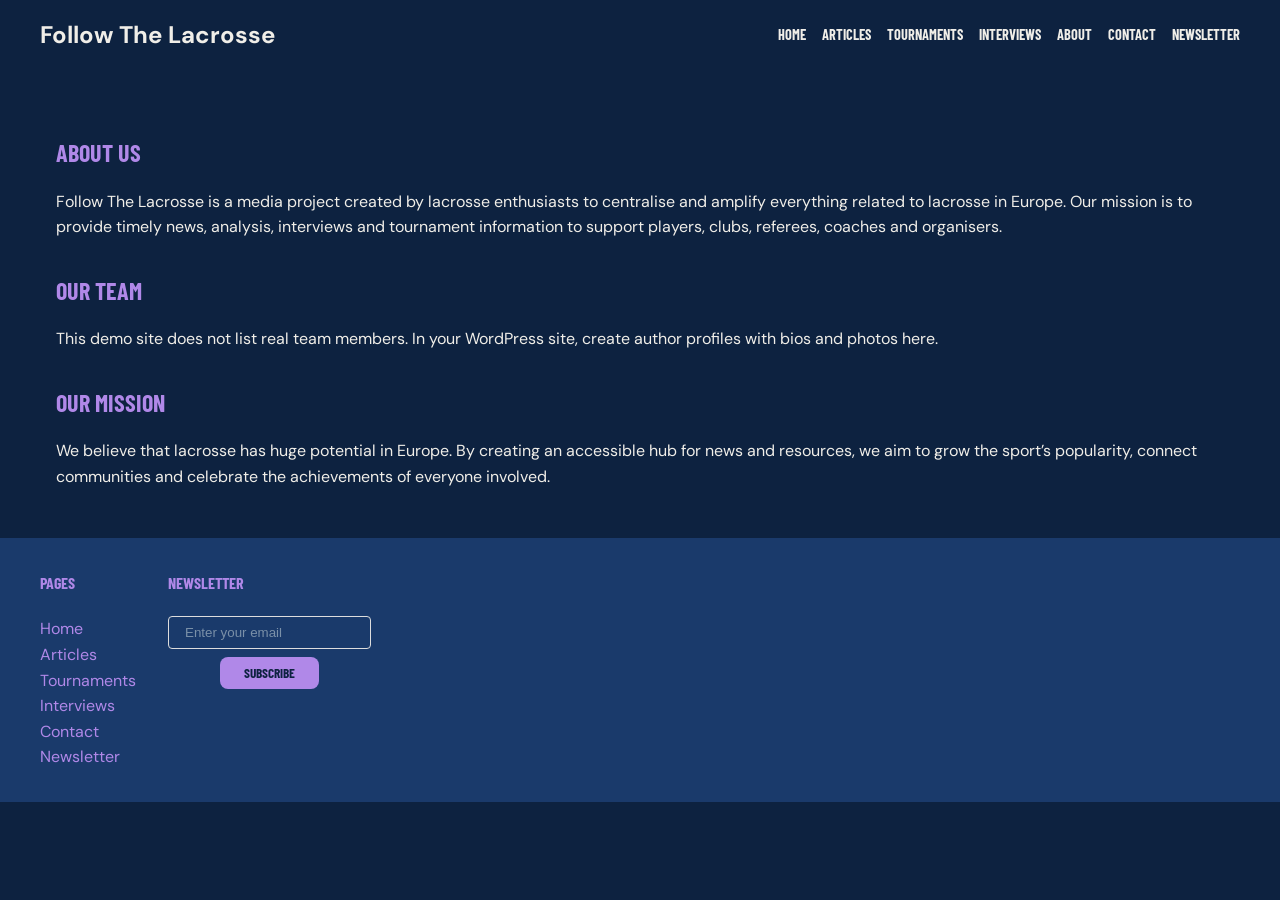
<file: about.html>
<!DOCTYPE html>
<html lang="en">
<head>
  <meta charset="utf-8">
  <title>Follow The Lacrosse – About</title>
  <meta name="viewport" content="width=device-width, initial-scale=1">
  <link rel="stylesheet" href="style.css">
  <!-- Import brand fonts -->
  <link href="https://fonts.googleapis.com/css2?family=Barlow+Condensed:wght@700&family=DM+Sans:wght@400;700&display=swap" rel="stylesheet">
</head>
<body>
  <header>
    <div class="container">
      <h1>Follow The Lacrosse</h1>
      <nav>
        <ul>
          <li><a href="index.html">Home</a></li>
          <li><a href="articles.html">Articles</a></li>
          <li><a href="tournaments.html">Tournaments</a></li>
          <li><a href="interviews.html">Interviews</a></li>
          <li><a href="about.html">About</a></li>
          <li><a href="contact.html">Contact</a></li>
          <li><a href="newsletter.html">Newsletter</a></li>
        </ul>
      </nav>
    </div>
  </header>
  <div class="sections">
    <h2 class="section-title">About Us</h2>
    <p>Follow The Lacrosse is a media project created by lacrosse enthusiasts to centralise and amplify everything related to lacrosse in Europe. Our mission is to provide timely news, analysis, interviews and tournament information to support players, clubs, referees, coaches and organisers.</p>
    <h3 class="section-title">Our Team</h3>
    <p>This demo site does not list real team members. In your WordPress site, create author profiles with bios and photos here.</p>
    <h3 class="section-title">Our Mission</h3>
    <p>We believe that lacrosse has huge potential in Europe. By creating an accessible hub for news and resources, we aim to grow the sport’s popularity, connect communities and celebrate the achievements of everyone involved.</p>
  </div>
  <footer>
    <div class="container">
      <div>
        <h4>Pages</h4>
        <ul>
          <li><a href="index.html">Home</a></li>
          <li><a href="articles.html">Articles</a></li>
          <li><a href="tournaments.html">Tournaments</a></li>
          <li><a href="interviews.html">Interviews</a></li>
          <li><a href="contact.html">Contact</a></li>
          <li><a href="newsletter.html">Newsletter</a></li>
        </ul>
      </div>
      <div>
        <h4>Newsletter</h4>
        <form class="newsletter-form">
          <input type="email" placeholder="Enter your email" aria-label="Email address">
          <button type="button">Subscribe</button>
        </form>
      </div>
    </div>
  </footer>
</body>
</html>
</file>
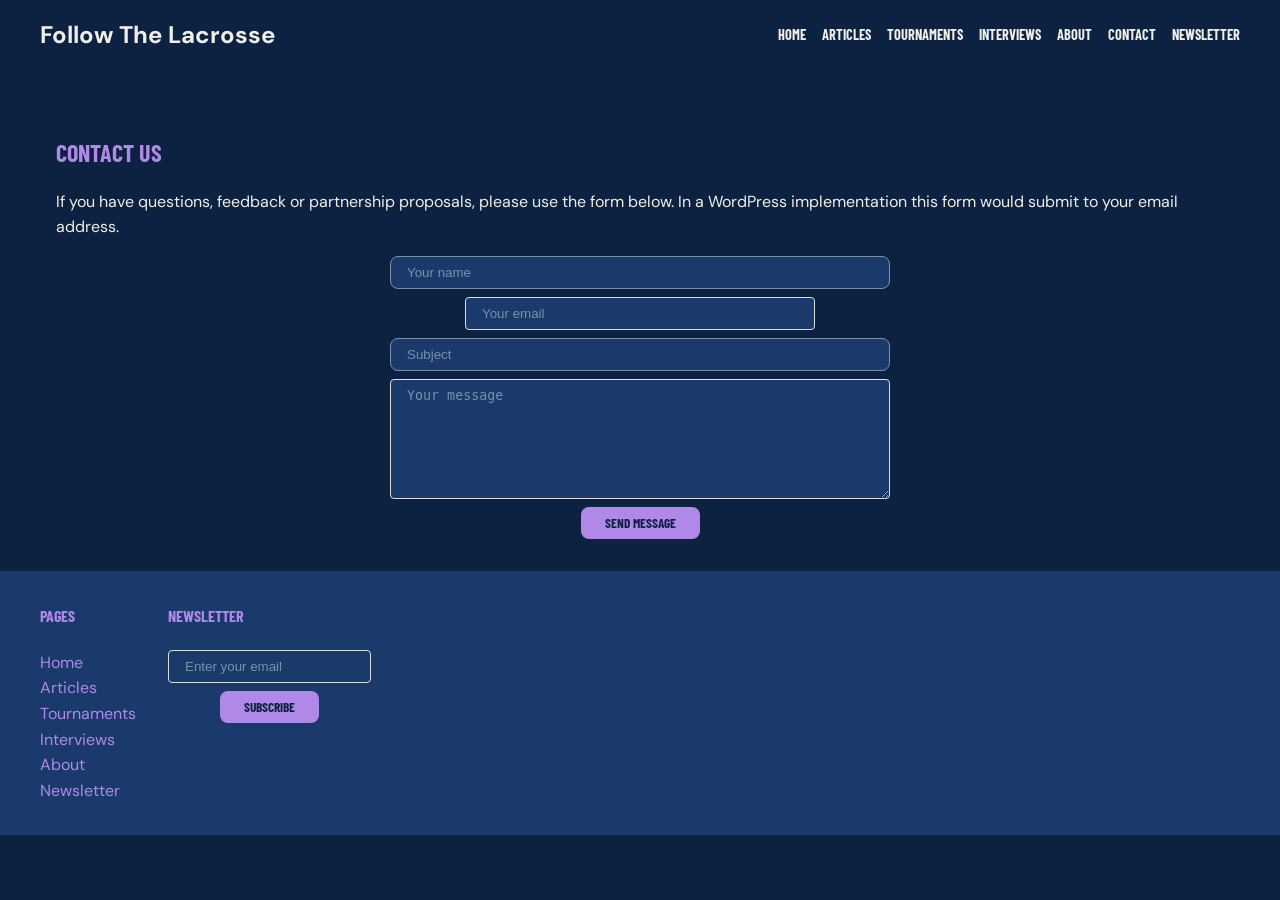
<file: contact.html>
<!DOCTYPE html>
<html lang="en">
<head>
  <meta charset="utf-8">
  <title>Follow The Lacrosse – Contact</title>
  <meta name="viewport" content="width=device-width, initial-scale=1">
  <link rel="stylesheet" href="style.css">
  <!-- Import brand fonts -->
  <link href="https://fonts.googleapis.com/css2?family=Barlow+Condensed:wght@700&family=DM+Sans:wght@400;700&display=swap" rel="stylesheet">
</head>
<body>
  <header>
    <div class="container">
      <h1>Follow The Lacrosse</h1>
      <nav>
        <ul>
          <li><a href="index.html">Home</a></li>
          <li><a href="articles.html">Articles</a></li>
          <li><a href="tournaments.html">Tournaments</a></li>
          <li><a href="interviews.html">Interviews</a></li>
          <li><a href="about.html">About</a></li>
          <li><a href="contact.html">Contact</a></li>
          <li><a href="newsletter.html">Newsletter</a></li>
        </ul>
      </nav>
    </div>
  </header>
  <div class="sections">
    <h2 class="section-title">Contact Us</h2>
    <p>If you have questions, feedback or partnership proposals, please use the form below. In a WordPress implementation this form would submit to your email address.</p>
    <form class="newsletter-form" style="max-width:500px;margin:auto;">
      <input type="text" placeholder="Your name" aria-label="Your name" style="width:100%">
      <input type="email" placeholder="Your email" aria-label="Your email" style="width:100%">
      <input type="text" placeholder="Subject" aria-label="Subject" style="width:100%">
      <textarea placeholder="Your message" aria-label="Your message" style="padding:0.5rem 1rem;width:100%;height:120px;border:1px solid #ddd;border-radius:4px;"></textarea>
      <button type="button">Send Message</button>
    </form>
  </div>
  <footer>
    <div class="container">
      <div>
        <h4>Pages</h4>
        <ul>
          <li><a href="index.html">Home</a></li>
          <li><a href="articles.html">Articles</a></li>
          <li><a href="tournaments.html">Tournaments</a></li>
          <li><a href="interviews.html">Interviews</a></li>
          <li><a href="about.html">About</a></li>
          <li><a href="newsletter.html">Newsletter</a></li>
        </ul>
      </div>
      <div>
        <h4>Newsletter</h4>
        <form class="newsletter-form">
          <input type="email" placeholder="Enter your email" aria-label="Email address">
          <button type="button">Subscribe</button>
        </form>
      </div>
    </div>
  </footer>
</body>
</html>
</file>
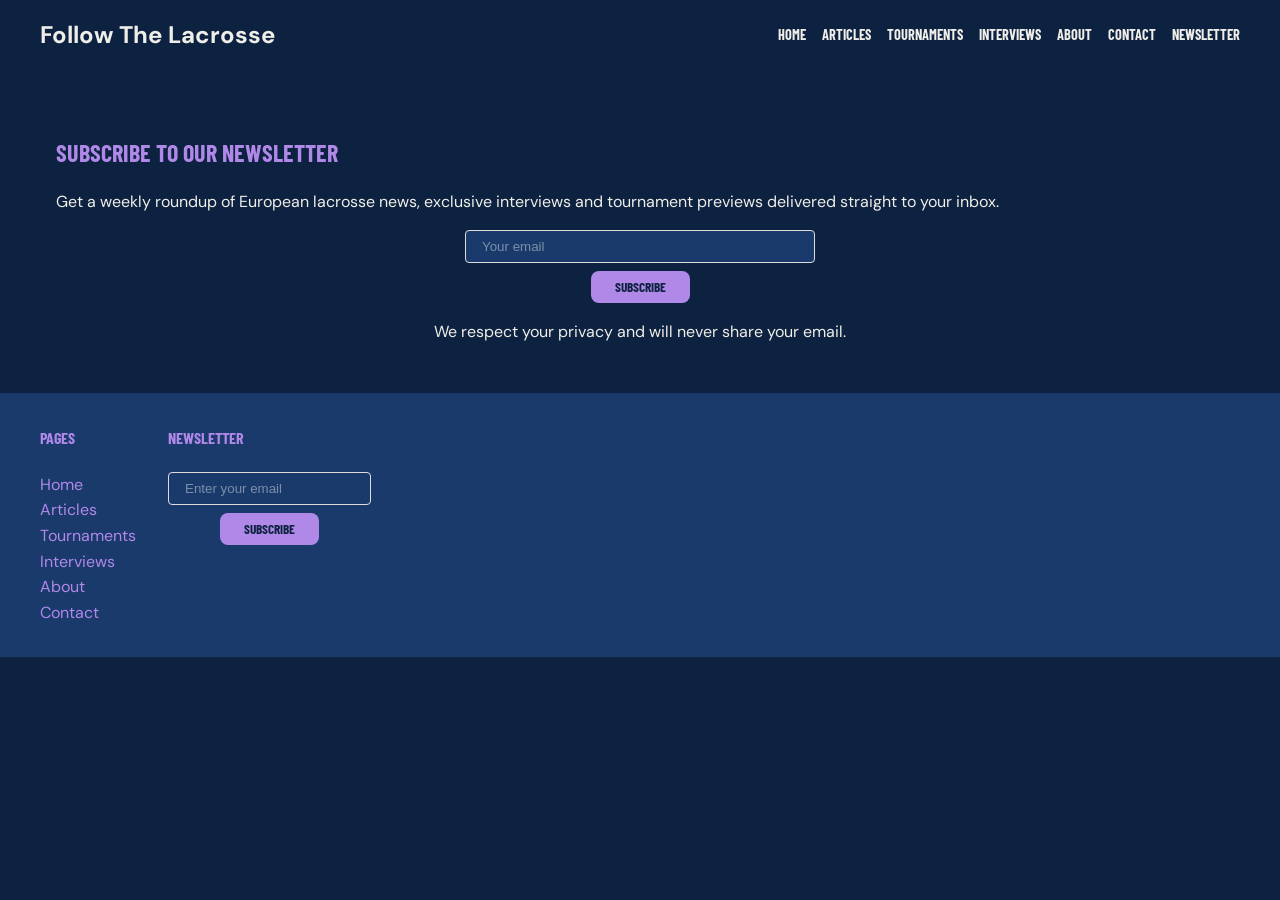
<file: newsletter.html>
<!DOCTYPE html>
<html lang="en">
<head>
  <meta charset="utf-8">
  <title>Follow The Lacrosse – Newsletter</title>
  <meta name="viewport" content="width=device-width, initial-scale=1">
  <link rel="stylesheet" href="style.css">
  <!-- Import brand fonts -->
  <link href="https://fonts.googleapis.com/css2?family=Barlow+Condensed:wght@700&family=DM+Sans:wght@400;700&display=swap" rel="stylesheet">
</head>
<body>
  <header>
    <div class="container">
      <h1>Follow The Lacrosse</h1>
      <nav>
        <ul>
          <li><a href="index.html">Home</a></li>
          <li><a href="articles.html">Articles</a></li>
          <li><a href="tournaments.html">Tournaments</a></li>
          <li><a href="interviews.html">Interviews</a></li>
          <li><a href="about.html">About</a></li>
          <li><a href="contact.html">Contact</a></li>
          <li><a href="newsletter.html">Newsletter</a></li>
        </ul>
      </nav>
    </div>
  </header>
  <div class="sections">
    <h2 class="section-title">Subscribe to Our Newsletter</h2>
    <p>Get a weekly roundup of European lacrosse news, exclusive interviews and tournament previews delivered straight to your inbox.</p>
    <form class="newsletter-form" style="max-width:400px;margin:auto;">
      <input type="email" placeholder="Your email" aria-label="Email address">
      <button type="button">Subscribe</button>
    </form>
    <p style="margin-top:1rem;text-align:center;">We respect your privacy and will never share your email.</p>
  </div>
  <footer>
    <div class="container">
      <div>
        <h4>Pages</h4>
        <ul>
          <li><a href="index.html">Home</a></li>
          <li><a href="articles.html">Articles</a></li>
          <li><a href="tournaments.html">Tournaments</a></li>
          <li><a href="interviews.html">Interviews</a></li>
          <li><a href="about.html">About</a></li>
          <li><a href="contact.html">Contact</a></li>
        </ul>
      </div>
      <div>
        <h4>Newsletter</h4>
        <form class="newsletter-form">
          <input type="email" placeholder="Enter your email" aria-label="Email address">
          <button type="button">Subscribe</button>
        </form>
      </div>
    </div>
  </footer>
</body>
</html>
</file>
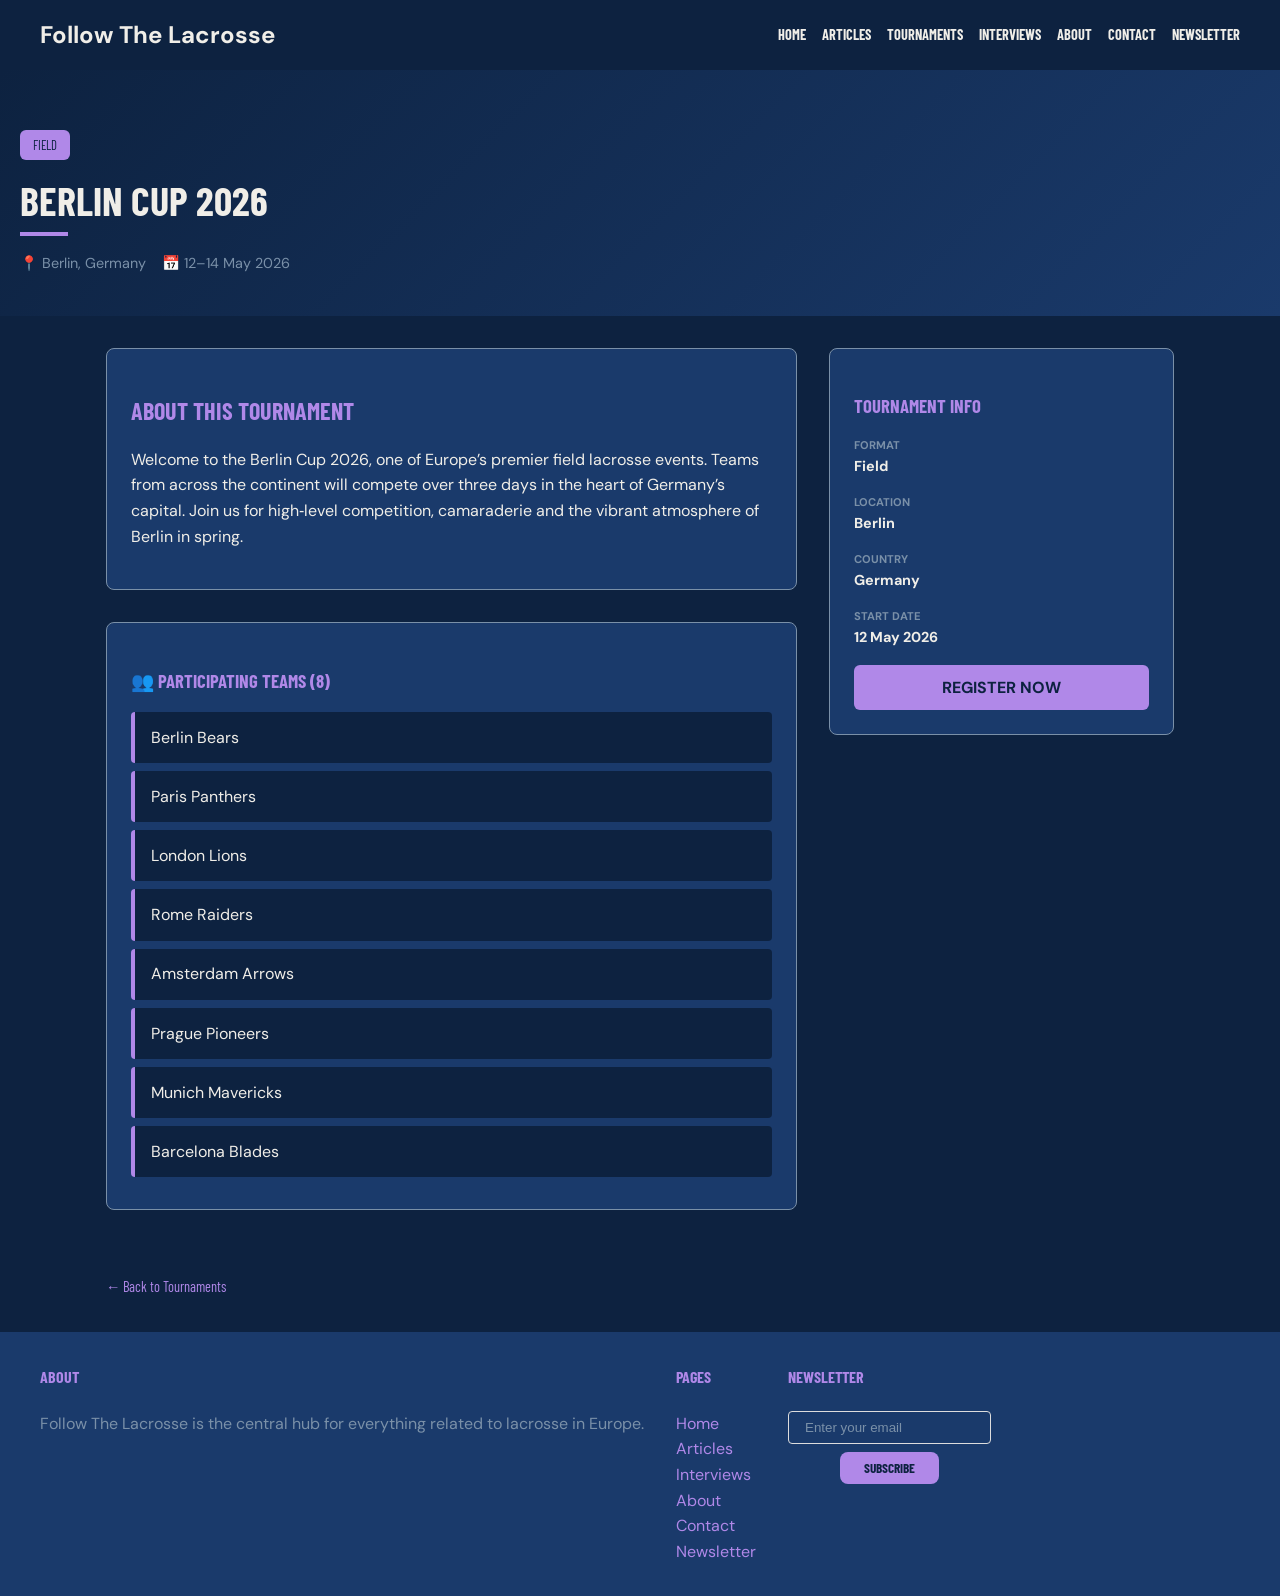
<file: tournament-detail.html>
<!DOCTYPE html>
<html lang="en">
<head>
  <meta charset="utf-8">
  <title>Follow The Lacrosse – Tournament Detail</title>
  <meta name="viewport" content="width=device-width, initial-scale=1">
  <link rel="stylesheet" href="style.css">
  <!-- Import brand fonts -->
  <link href="https://fonts.googleapis.com/css2?family=Barlow+Condensed:wght@700&family=DM+Sans:wght@400;700&display=swap" rel="stylesheet">
</head>
<body>
  <header>
    <div class="container">
      <h1>Follow The Lacrosse</h1>
      <nav>
        <ul>
          <li><a href="index.html">Home</a></li>
          <li><a href="articles.html">Articles</a></li>
          <li><a href="tournaments.html">Tournaments</a></li>
          <li><a href="interviews.html">Interviews</a></li>
          <li><a href="about.html">About</a></li>
          <li><a href="contact.html">Contact</a></li>
          <li><a href="newsletter.html">Newsletter</a></li>
        </ul>
      </nav>
    </div>
  </header>

  <!-- Tournament hero section -->
  <section class="tournament-hero">
    <span class="badge">Field</span>
    <h1>Berlin Cup 2026</h1>
    <div class="separator"></div>
    <div class="info">
      <div><span class="icon">📍</span> Berlin, Germany</div>
      <div><span class="icon">📅</span> 12–14 May 2026</div>
    </div>
  </section>

  <!-- Tournament detail grid -->
  <div class="tournament-detail-grid">
    <div class="tournament-main">
      <div class="card">
        <h2>About This Tournament</h2>
        <p>Welcome to the Berlin Cup 2026, one of Europe’s premier field lacrosse events. Teams from across the continent will compete over three days in the heart of Germany’s capital. Join us for high‑level competition, camaraderie and the vibrant atmosphere of Berlin in spring.</p>
      </div>
      <div class="card tournament-teams">
        <h3><span class="icon">👥</span> Participating Teams (8)</h3>
        <div class="team">Berlin Bears</div>
        <div class="team">Paris Panthers</div>
        <div class="team">London Lions</div>
        <div class="team">Rome Raiders</div>
        <div class="team">Amsterdam Arrows</div>
        <div class="team">Prague Pioneers</div>
        <div class="team">Munich Mavericks</div>
        <div class="team">Barcelona Blades</div>
      </div>
    </div>
    <div class="tournament-sidebar">
      <div class="card sticky">
        <h3>Tournament Info</h3>
        <div class="info-item">
          <p class="label">Format</p>
          <p class="value">Field</p>
        </div>
        <div class="info-item">
          <p class="label">Location</p>
          <p class="value">Berlin</p>
        </div>
        <div class="info-item">
          <p class="label">Country</p>
          <p class="value">Germany</p>
        </div>
        <div class="info-item">
          <p class="label">Start Date</p>
          <p class="value">12 May 2026</p>
        </div>
        <a href="#" class="register-button">Register Now</a>
      </div>
    </div>
  </div>

  <div class="tournament-back">
    <a href="tournaments.html">← Back to Tournaments</a>
  </div>

  <footer>
    <div class="container">
      <div>
        <h4>About</h4>
        <p>Follow The Lacrosse is the central hub for everything related to lacrosse in Europe.</p>
      </div>
      <div>
        <h4>Pages</h4>
        <ul>
          <li><a href="index.html">Home</a></li>
          <li><a href="articles.html">Articles</a></li>
          <li><a href="interviews.html">Interviews</a></li>
          <li><a href="about.html">About</a></li>
          <li><a href="contact.html">Contact</a></li>
          <li><a href="newsletter.html">Newsletter</a></li>
        </ul>
      </div>
      <div>
        <h4>Newsletter</h4>
        <form class="newsletter-form">
          <input type="email" placeholder="Enter your email" aria-label="Email address">
          <button type="button">Subscribe</button>
        </form>
      </div>
    </div>
  </footer>
</body>
</html>
</file>
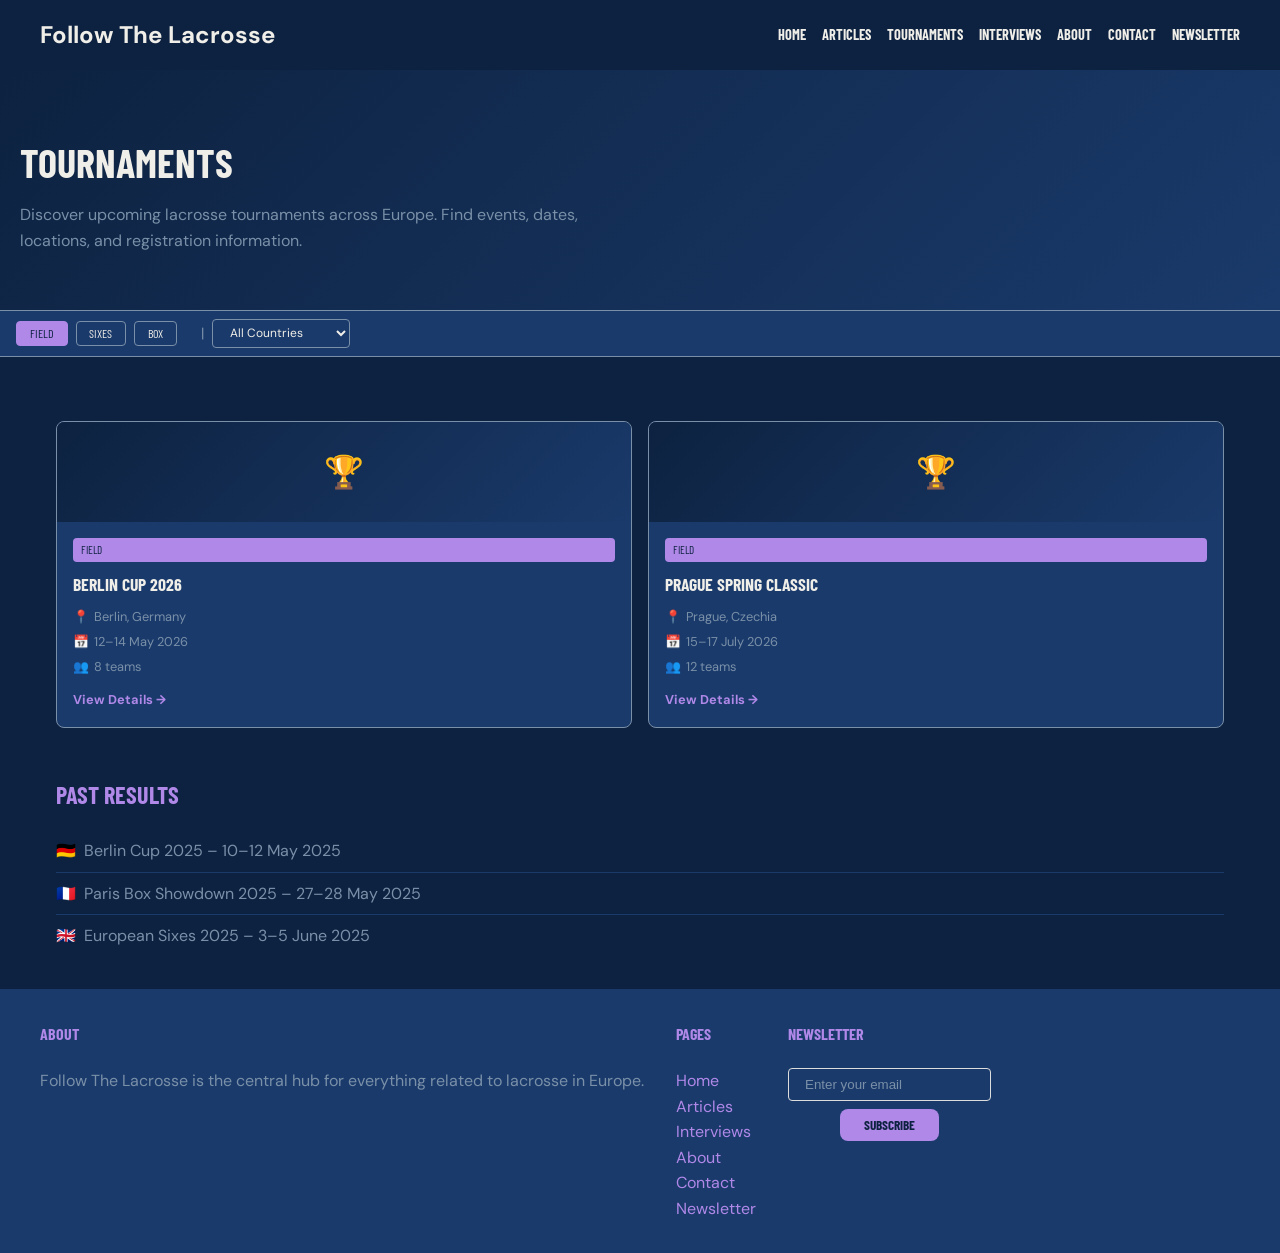
<file: tournaments.html>
<!DOCTYPE html>
<html lang="en">
<head>
  <meta charset="utf-8">
  <title>Follow The Lacrosse – Tournaments</title>
  <meta name="viewport" content="width=device-width, initial-scale=1">
  <link rel="stylesheet" href="style.css">
  <!-- Import brand fonts -->
  <link href="https://fonts.googleapis.com/css2?family=Barlow+Condensed:wght@700&family=DM+Sans:wght@400;700&display=swap" rel="stylesheet">
</head>
<body>
  <header>
    <div class="container">
      <h1>Follow The Lacrosse</h1>
      <nav>
        <ul>
          <li><a href="index.html">Home</a></li>
          <li><a href="articles.html">Articles</a></li>
          <li><a href="tournaments.html">Tournaments</a></li>
          <li><a href="interviews.html">Interviews</a></li>
          <li><a href="about.html">About</a></li>
          <li><a href="contact.html">Contact</a></li>
          <li><a href="newsletter.html">Newsletter</a></li>
        </ul>
      </nav>
    </div>
  </header>
  <section class="tournament-header-section">
    <h2>Tournaments</h2>
    <p>Discover upcoming lacrosse tournaments across Europe. Find events, dates, locations, and registration information.</p>
  </section>
  <nav class="subnav">
    <div class="filters">
      <!-- Filter buttons now include data attributes for JS filtering -->
      <button class="filter-button active" data-format="field">Field</button>
      <button class="filter-button" data-format="sixes">Sixes</button>
      <button class="filter-button" data-format="box">Box</button>
      <span style="margin-left:1rem;color:#7A90A8;">|</span>
      <select id="country-filter">
        <option value="all">All Countries</option>
        <option value="Germany">Germany</option>
        <option value="France">France</option>
        <option value="United Kingdom">United Kingdom</option>
      </select>
    </div>
  </nav>
  <div class="sections">
    <div class="tournament-grid">
      <!-- Tournament Card 1 -->
      <div class="tournament-card" data-format="field" data-country="Germany">
        <div class="tournament-header">
          <div class="trophy">🏆</div>
          <div class="overlay"></div>
        </div>
        <div class="tournament-content">
          <span class="tournament-badge field">Field</span>
          <h3 class="tournament-title">Berlin Cup 2026</h3>
          <div class="tournament-info">
            <div class="tournament-info-item"><span class="icon">📍</span> Berlin, Germany</div>
            <div class="tournament-info-item"><span class="icon">📅</span> 12–14 May 2026</div>
            <div class="tournament-info-item"><span class="icon">👥</span> 8 teams</div>
          </div>
          <a class="view-details" href="tournament-detail.html">View Details →</a>
        </div>
      </div>
      <!-- Tournament Card 2 -->
      <div class="tournament-card" data-format="box" data-country="France">
        <div class="tournament-header">
          <div class="trophy">🏆</div>
          <div class="overlay"></div>
        </div>
        <div class="tournament-content">
          <span class="tournament-badge box">Box</span>
          <h3 class="tournament-title">Paris Box Showdown</h3>
          <div class="tournament-info">
            <div class="tournament-info-item"><span class="icon">📍</span> Paris, France</div>
            <div class="tournament-info-item"><span class="icon">📅</span> 27–28 May 2026</div>
            <div class="tournament-info-item"><span class="icon">👥</span> 6 teams</div>
          </div>
          <a class="view-details" href="tournament-detail.html">View Details →</a>
        </div>
      </div>
      <!-- Tournament Card 3 -->
      <div class="tournament-card" data-format="sixes" data-country="United Kingdom">
        <div class="tournament-header">
          <div class="trophy">🏆</div>
          <div class="overlay"></div>
        </div>
        <div class="tournament-content">
          <span class="tournament-badge sixes">Sixes</span>
          <h3 class="tournament-title">European Sixes Invitational</h3>
          <div class="tournament-info">
            <div class="tournament-info-item"><span class="icon">📍</span> London, UK</div>
            <div class="tournament-info-item"><span class="icon">📅</span> 3–5 June 2026</div>
            <div class="tournament-info-item"><span class="icon">👥</span> 10 teams</div>
          </div>
          <a class="view-details" href="tournament-detail.html">View Details →</a>
        </div>
      </div>
      <!-- Additional cards for demonstration -->
      <div class="tournament-card" data-format="field" data-country="Czechia">
        <div class="tournament-header">
          <div class="trophy">🏆</div>
          <div class="overlay"></div>
        </div>
        <div class="tournament-content">
          <span class="tournament-badge field">Field</span>
          <h3 class="tournament-title">Prague Spring Classic</h3>
          <div class="tournament-info">
            <div class="tournament-info-item"><span class="icon">📍</span> Prague, Czechia</div>
            <div class="tournament-info-item"><span class="icon">📅</span> 15–17 July 2026</div>
            <div class="tournament-info-item"><span class="icon">👥</span> 12 teams</div>
          </div>
          <a class="view-details" href="tournament-detail.html">View Details →</a>
        </div>
      </div>
      <div class="tournament-card" data-format="box" data-country="Italy">
        <div class="tournament-header">
          <div class="trophy">🏆</div>
          <div class="overlay"></div>
        </div>
        <div class="tournament-content">
          <span class="tournament-badge box">Box</span>
          <h3 class="tournament-title">Rome Box Masters</h3>
          <div class="tournament-info">
            <div class="tournament-info-item"><span class="icon">📍</span> Rome, Italy</div>
            <div class="tournament-info-item"><span class="icon">📅</span> 20–22 Aug 2026</div>
            <div class="tournament-info-item"><span class="icon">👥</span> 8 teams</div>
          </div>
          <a class="view-details" href="tournament-detail.html">View Details →</a>
        </div>
      </div>
      <div class="tournament-card" data-format="sixes" data-country="Netherlands">
        <div class="tournament-header">
          <div class="trophy">🏆</div>
          <div class="overlay"></div>
        </div>
        <div class="tournament-content">
          <span class="tournament-badge sixes">Sixes</span>
          <h3 class="tournament-title">Amsterdam Sixes Challenge</h3>
          <div class="tournament-info">
            <div class="tournament-info-item"><span class="icon">📍</span> Amsterdam, Netherlands</div>
            <div class="tournament-info-item"><span class="icon">📅</span> 5–7 Sep 2026</div>
            <div class="tournament-info-item"><span class="icon">👥</span> 10 teams</div>
          </div>
          <a class="view-details" href="tournament-detail.html">View Details →</a>
        </div>
      </div>
    </div>
    <div class="past-results">
      <h3>Past Results</h3>
      <ul class="past-list">
        <li><span class="flag">🇩🇪</span> Berlin Cup 2025 – 10–12 May 2025</li>
        <li><span class="flag">🇫🇷</span> Paris Box Showdown 2025 – 27–28 May 2025</li>
        <li><span class="flag">🇬🇧</span> European Sixes 2025 – 3–5 June 2025</li>
      </ul>
    </div>
  </div>
  <footer>
    <div class="container">
      <div>
        <h4>About</h4>
        <p>Follow The Lacrosse is the central hub for everything related to lacrosse in Europe.</p>
      </div>
      <div>
        <h4>Pages</h4>
        <ul>
          <li><a href="index.html">Home</a></li>
          <li><a href="articles.html">Articles</a></li>
          <li><a href="interviews.html">Interviews</a></li>
          <li><a href="about.html">About</a></li>
          <li><a href="contact.html">Contact</a></li>
          <li><a href="newsletter.html">Newsletter</a></li>
        </ul>
      </div>
      <div>
        <h4>Newsletter</h4>
        <form class="newsletter-form">
          <input type="email" placeholder="Enter your email" aria-label="Email address">
          <button type="button">Subscribe</button>
        </form>
      </div>
    </div>
  </footer>
  <!-- Simple filtering script for tournament cards -->
  <script>
    document.addEventListener('DOMContentLoaded', function () {
      const filterButtons = document.querySelectorAll('.filter-button');
      const countrySelect = document.getElementById('country-filter');
      const cards = document.querySelectorAll('.tournament-card');

      function filterCards() {
        const activeButton = document.querySelector('.filter-button.active');
        const selectedFormat = activeButton ? activeButton.getAttribute('data-format') : 'field';
        const selectedCountry = countrySelect ? countrySelect.value : 'all';
        cards.forEach(card => {
          const cardFormat = card.getAttribute('data-format');
          const cardCountry = card.getAttribute('data-country');
          const matchesFormat = selectedFormat === 'all' || cardFormat === selectedFormat;
          const matchesCountry = selectedCountry === 'all' || cardCountry === selectedCountry;
          if (matchesFormat && matchesCountry) {
            card.style.display = '';
          } else {
            card.style.display = 'none';
          }
        });
      }

      filterButtons.forEach(btn => {
        btn.addEventListener('click', function () {
          filterButtons.forEach(b => b.classList.remove('active'));
          this.classList.add('active');
          filterCards();
        });
      });
      if (countrySelect) {
        countrySelect.addEventListener('change', filterCards);
      }
      // initial filter
      filterCards();
    });
  </script>
</body>
</html>
</file>
<file: style.css>
/* Base styles for Follow The Lacrosse demo site */

/* Import brand fonts */
@import url('https://fonts.googleapis.com/css2?family=Barlow+Condensed:wght@700&family=DM+Sans:wght@400;700&display=swap');

* {
  box-sizing: border-box;
}

body {
  margin: 0;
  font-family: 'DM Sans', sans-serif;
  color: #F0EEE8;
  line-height: 1.6;
  background-color: #0D2240;
}

header {
  background-color: #0D2240;
  color: #F0EEE8;
  padding: 1rem;
}

header .container {
  max-width: 1200px;
  margin: 0 auto;
  display: flex;
  align-items: center;
  justify-content: space-between;
}

header h1 {
  margin: 0;
  font-size: 1.5rem;
}

nav ul {
  list-style: none;
  margin: 0;
  padding: 0;
  display: flex;
  gap: 1rem;
}

nav a {
  color: #F0EEE8;
  text-decoration: none;
  font-weight: bold;
  font-size: 0.9rem;
  font-family: 'Barlow Condensed', sans-serif;
  text-transform: uppercase;
}

nav a:hover {
  text-decoration: underline;
}

/* Hero section uses a dark‑to‑mauve gradient */
.hero {
  background: linear-gradient(135deg, #0D2240, #1A3A6B, #7A56C2);
  color: #F0EEE8;
  padding: 80px 20px;
  text-align: center;
}

/* Hero heading style */
.hero h2 {
  font-size: 2.5rem;
  margin-bottom: 0.5rem;
  font-family: 'Barlow Condensed', sans-serif;
  text-transform: uppercase;
}

.hero p {
  font-size: 1.1rem;
  margin-bottom: 1.5rem;
  max-width: 600px;
  margin-left: auto;
  margin-right: auto;
  color: #F0EEE8;
}

.newsletter-form {
  display: flex;
  flex-direction: column;
  align-items: center;
  gap: 0.5rem;
}

.newsletter-form input[type="email"] {
  padding: 0.5rem 1rem;
  width: 100%;
  max-width: 350px;
  border: 1px solid #ddd;
  border-radius: 4px;
}

/* Global input and textarea styling for dark theme */
input[type="text"], input[type="email"], textarea {
  background-color: #1A3A6B;
  border: 1px solid #7A90A8;
  color: #F0EEE8;
  padding: 0.5rem 1rem;
  border-radius: 8px;
}
input[type="text"]::placeholder,
input[type="email"]::placeholder,
textarea::placeholder {
  color: #7A90A8;
}

  .newsletter-form button {
  padding: 0.5rem 1.5rem;
  background-color: #B088E8;
  border: none;
  color: #0D2240;
  border-radius: 8px;
  cursor: pointer;
  font-weight: bold;
  text-transform: uppercase;
  font-family: 'Barlow Condensed', sans-serif;
}

  .newsletter-form button:hover {
  opacity: 0.9;
}

  .sections {
  max-width: 1200px;
  margin: 0 auto;
  padding: 2rem 1rem;
}

  .section-title {
  margin: 2rem 0 1rem;
  font-size: 1.5rem;
  color: #B088E8;
  font-family: 'Barlow Condensed', sans-serif;
  text-transform: uppercase;
}

.cards {
  display: grid;
  grid-template-columns: repeat(auto-fit, minmax(280px, 1fr));
  gap: 1rem;
}

.card {
  background-color: #1A3A6B;
  border: 1px solid #7A90A8;
  border-radius: 8px;
  overflow: hidden;
  transition: transform 0.2s ease-in-out;
  color: #F0EEE8;
}

  .card:hover {
  transform: translateY(-4px);
  box-shadow: 0 2px 5px rgba(0, 0, 0, 0.3);
}

.card img {
  width: 100%;
  height: 160px;
  object-fit: cover;
  background-color: #7A90A8;
}

  .card-content {
  padding: 1rem;
}

.card-title {
  font-size: 1.2rem;
  margin: 0 0 0.5rem;
  color: #B088E8;
  font-family: 'Barlow Condensed', sans-serif;
  text-transform: uppercase;
}

.card-excerpt {
  font-size: 0.9rem;
  color: #F0EEE8;
}

footer {
  background-color: #1A3A6B;
  padding: 2rem 1rem;
  color: #7A90A8;
}

footer .container {
  max-width: 1200px;
  margin: 0 auto;
  display: flex;
  flex-wrap: wrap;
  gap: 2rem;
}

footer h4 {
  margin-top: 0;
  color: #B088E8;
  font-family: 'Barlow Condensed', sans-serif;
  text-transform: uppercase;
}

footer ul {
  list-style: none;
  padding: 0;
  margin: 0;
}

footer a {
  color: #B088E8;
  text-decoration: none;
}

/* ------------------ Tournament cards grid ------------------ */
.tournament-header-section {
  background: linear-gradient(135deg, #0D2240, #1A3A6B);
  color: #F0EEE8;
  padding: 60px 20px 40px;
  text-align: left;
}

.tournament-header-section h2 {
  font-family: 'Barlow Condensed', sans-serif;
  font-size: 2.5rem;
  margin: 0 0 0.5rem;
  text-transform: uppercase;
  color: #F0EEE8;
}

.tournament-header-section p {
  max-width: 600px;
  color: #7A90A8;
  margin-top: 0;
}

.subnav {
  display: flex;
  justify-content: space-between;
  align-items: center;
  background-color: #1A3A6B;
  padding: 0.5rem 1rem;
  border-top: 1px solid #7A90A8;
  border-bottom: 1px solid #7A90A8;
  color: #F0EEE8;
  font-size: 0.9rem;
}

.subnav .filters {
  display: flex;
  gap: 0.5rem;
  align-items: center;
}

.subnav .filter-button {
  padding: 0.3rem 0.8rem;
  border-radius: 4px;
  font-family: 'Barlow Condensed', sans-serif;
  text-transform: uppercase;
  font-size: 0.75rem;
  background-color: transparent;
  color: #F0EEE8;
  border: 1px solid #7A90A8;
  cursor: pointer;
}

.subnav .filter-button.active,
.subnav .filter-button:hover {
  background-color: #B088E8;
  color: #0D2240;
  border-color: #B088E8;
}

.subnav select {
  background-color: #1A3A6B;
  border: 1px solid #7A90A8;
  color: #F0EEE8;
  padding: 0.3rem 0.8rem;
  border-radius: 4px;
  font-size: 0.75rem;
  font-family: 'DM Sans', sans-serif;
}

/* Grid of tournaments */
.tournament-grid {
  display: grid;
  grid-template-columns: repeat(auto-fit, minmax(280px, 1fr));
  gap: 1rem;
  margin-top: 2rem;
}

.tournament-card {
  background-color: #1A3A6B;
  border: 1px solid #7A90A8;
  border-radius: 8px;
  overflow: hidden;
  display: flex;
  flex-direction: column;
  transition: border-color 0.3s ease, box-shadow 0.3s ease;
}

.tournament-card:hover {
  border-color: #B088E8;
  box-shadow: 0 4px 10px rgba(0, 0, 0, 0.4);
}

.tournament-card .tournament-header {
  position: relative;
  height: 100px;
  background: linear-gradient(135deg, #0D2240, #1A3A6B);
  display: flex;
  align-items: center;
  justify-content: center;
}

.tournament-card .tournament-header .trophy {
  font-size: 2rem;
  color: #B088E8;
  z-index: 1;
}

.tournament-card .tournament-header .overlay {
  position: absolute;
  top: 0;
  left: 0;
  width: 100%;
  height: 100%;
  background-color: #B088E8;
  opacity: 0;
  transition: opacity 0.3s ease;
}

.tournament-card:hover .tournament-header .overlay {
  opacity: 0.25;
}

.tournament-card .tournament-content {
  padding: 1rem;
  flex: 1;
  display: flex;
  flex-direction: column;
}

.tournament-badge {
  display: inline-block;
  padding: 0.2rem 0.5rem;
  border-radius: 4px;
  font-size: 0.7rem;
  font-family: 'Barlow Condensed', sans-serif;
  text-transform: uppercase;
  margin-bottom: 0.5rem;
}

.tournament-badge.field {
  background-color: #B088E8;
  color: #0D2240;
}
.tournament-badge.sixes {
  background-color: #7A56C2;
  color: #0D2240;
}
.tournament-badge.box {
  background-color: #1A3A6B;
  color: #F0EEE8;
  border: 1px solid #7A90A8;
}

.tournament-title {
  font-size: 1.1rem;
  font-family: 'Barlow Condensed', sans-serif;
  text-transform: uppercase;
  margin: 0 0 0.5rem;
  color: #F0EEE8;
}

.tournament-info {
  font-size: 0.8rem;
  color: #7A90A8;
  margin-bottom: 0.5rem;
}

.tournament-info-item {
  display: flex;
  align-items: center;
  gap: 0.3rem;
  margin-bottom: 0.3rem;
}

.tournament-info-item .icon {
  font-size: 0.8rem;
  color: #B088E8;
}

.view-details {
  margin-top: auto;
  color: #B088E8;
  font-weight: bold;
  font-size: 0.8rem;
  text-decoration: none;
  transition: color 0.2s ease;
}

.view-details:hover {
  color: #7A56C2;
}

/* Past results list */
.past-results {
  margin-top: 3rem;
}
.past-results h3 {
  font-family: 'Barlow Condensed', sans-serif;
  font-size: 1.5rem;
  color: #B088E8;
  text-transform: uppercase;
  margin-bottom: 1rem;
}
.past-list {
  list-style: none;
  padding: 0;
  margin: 0;
}
.past-list li {
  display: flex;
  align-items: center;
  gap: 0.5rem;
  padding: 0.5rem 0;
  color: #7A90A8;
  border-bottom: 1px solid #1A3A6B;
}
.past-list li:last-child {
  border-bottom: none;
}
.past-list .flag {
  font-size: 1rem;
}

/* ------------------ Tournament detail page ------------------ */
.tournament-hero {
  background: linear-gradient(135deg, #0D2240, #1A3A6B);
  padding: 60px 20px 40px;
  color: #F0EEE8;
}
.tournament-hero .badge {
  display: inline-block;
  background-color: #B088E8;
  color: #0D2240;
  padding: 0.3rem 0.8rem;
  border-radius: 6px;
  font-size: 0.8rem;
  font-family: 'Barlow Condensed', sans-serif;
  text-transform: uppercase;
  margin-bottom: 1rem;
}
.tournament-hero h1 {
  font-family: 'Barlow Condensed', sans-serif;
  font-size: 2.5rem;
  margin: 0 0 0.5rem;
  text-transform: uppercase;
  line-height: 1.2;
}
.tournament-hero .separator {
  width: 48px;
  height: 4px;
  background-color: #B088E8;
  margin-bottom: 1rem;
}
.tournament-hero .info {
  display: flex;
  flex-wrap: wrap;
  gap: 1rem;
  font-size: 0.9rem;
  color: #7A90A8;
}

.tournament-detail-grid {
  display: grid;
  grid-template-columns: 2fr 1fr;
  gap: 2rem;
  max-width: 1100px;
  margin: 2rem auto;
  padding: 0 1rem;
}
.tournament-main .card,
.tournament-sidebar .card {
  background-color: #1A3A6B;
  border: 1px solid #7A90A8;
  border-radius: 8px;
  padding: 1.5rem;
  margin-bottom: 2rem;
  color: #F0EEE8;
}
.tournament-main .card h2,
.tournament-main .card h3,
.tournament-sidebar .card h3 {
  font-family: 'Barlow Condensed', sans-serif;
  text-transform: uppercase;
  color: #B088E8;
  margin-bottom: 1rem;
}
.tournament-teams .team {
  background-color: #0D2240;
  padding: 0.8rem 1rem;
  border-left: 4px solid #B088E8;
  border-radius: 4px;
  margin-bottom: 0.5rem;
  font-family: 'DM Sans', sans-serif;
  color: #F0EEE8;
}
.tournament-sidebar .info-item {
  margin-bottom: 1rem;
}
.tournament-sidebar .info-item p {
  margin: 0;
}
.tournament-sidebar .info-item .label {
  font-size: 0.7rem;
  font-weight: bold;
  color: #7A90A8;
  text-transform: uppercase;
}
.tournament-sidebar .info-item .value {
  font-size: 0.9rem;
  font-weight: bold;
  color: #F0EEE8;
}
.register-button {
  display: block;
  width: 100%;
  background-color: #B088E8;
  color: #0D2240;
  text-align: center;
  padding: 0.6rem 0;
  border-radius: 6px;
  font-weight: bold;
  text-transform: uppercase;
  margin-top: 1rem;
  text-decoration: none;
  transition: background-color 0.3s ease;
}
.register-button:hover {
  background-color: #7A56C2;
}
.tournament-back {
  max-width: 1100px;
  margin: 2rem auto;
  padding: 0 1rem;
}
.tournament-back a {
  color: #B088E8;
  text-decoration: none;
  font-size: 0.9rem;
  font-family: 'Barlow Condensed', sans-serif;
}
.tournament-back a:hover {
  color: #7A56C2;
}

footer a:hover {
  text-decoration: underline;
}

/* ------------------ Articles page styles ------------------ */
/* Header for articles page */
.article-header-section {
  background: linear-gradient(135deg, #0D2240, #1A3A6B);
  color: #F0EEE8;
  padding: 60px 20px 40px;
  text-align: left;
}

.article-header-section h2 {
  font-family: 'Barlow Condensed', sans-serif;
  font-size: 2.5rem;
  margin: 0 0 0.5rem;
  text-transform: uppercase;
  color: #F0EEE8;
}

.article-header-section p {
  max-width: 600px;
  color: #7A90A8;
  margin-top: 0;
}

/* Filter bar for articles */
.article-filter-bar {
  display: flex;
  flex-wrap: wrap;
  align-items: center;
  background-color: #1A3A6B;
  padding: 0.5rem 1rem;
  border-top: 1px solid #7A90A8;
  border-bottom: 1px solid #7A90A8;
  color: #F0EEE8;
  font-size: 0.9rem;
}

.article-filter-bar .filter-group {
  display: flex;
  flex-wrap: wrap;
  align-items: center;
  gap: 0.5rem;
  margin-right: 1rem;
}

.article-filter-bar .filter-button {
  padding: 0.3rem 0.8rem;
  border-radius: 4px;
  font-family: 'Barlow Condensed', sans-serif;
  text-transform: uppercase;
  font-size: 0.75rem;
  background-color: transparent;
  color: #F0EEE8;
  border: 1px solid #7A90A8;
  cursor: pointer;
}

.article-filter-bar .filter-button.active,
.article-filter-bar .filter-button:hover {
  background-color: #B088E8;
  color: #0D2240;
  border-color: #B088E8;
}

.article-filter-bar select {
  background-color: #1A3A6B;
  border: 1px solid #7A90A8;
  color: #F0EEE8;
  padding: 0.3rem 0.8rem;
  border-radius: 4px;
  font-size: 0.75rem;
  font-family: 'DM Sans', sans-serif;
}

/* Grid of article cards */
.article-grid {
  display: grid;
  grid-template-columns: repeat(auto-fit, minmax(280px, 1fr));
  gap: 1rem;
  margin-top: 2rem;
}

.article-card {
  background-color: #1A3A6B;
  border: 1px solid #7A90A8;
  border-radius: 8px;
  overflow: hidden;
  display: flex;
  flex-direction: column;
  transition: border-color 0.3s ease, box-shadow 0.3s ease;
  color: #F0EEE8;
}

.article-card:hover {
  border-color: #B088E8;
  box-shadow: 0 4px 10px rgba(0, 0, 0, 0.4);
}

.article-card img {
  width: 100%;
  height: 160px;
  object-fit: cover;
  background-color: #7A90A8;
}

.article-card .article-content {
  padding: 1rem;
  flex: 1;
  display: flex;
  flex-direction: column;
}

.article-card .badge {
  display: inline-block;
  padding: 0.2rem 0.5rem;
  border-radius: 4px;
  font-size: 0.7rem;
  font-family: 'Barlow Condensed', sans-serif;
  text-transform: uppercase;
  margin-bottom: 0.5rem;
  background-color: #B088E8;
  color: #0D2240;
}

.article-card .title {
  font-size: 1.1rem;
  font-family: 'Barlow Condensed', sans-serif;
  text-transform: uppercase;
  margin: 0 0 0.5rem;
  color: #F0EEE8;
}

.article-card .excerpt {
  font-size: 0.9rem;
  color: #7A90A8;
  margin-bottom: 0.5rem;
  flex-grow: 1;
}

.article-card .meta {
  font-size: 0.7rem;
  color: #7A90A8;
  display: flex;
  justify-content: space-between;
}

/* Pagination for articles */
.article-pagination {
  display: flex;
  justify-content: center;
  align-items: center;
  gap: 1rem;
  margin-top: 2rem;
}

.article-pagination button {
  padding: 0.4rem 0.8rem;
  border: none;
  background-color: #B088E8;
  color: #0D2240;
  border-radius: 4px;
  font-family: 'Barlow Condensed', sans-serif;
  font-size: 0.8rem;
  text-transform: uppercase;
  cursor: pointer;
  transition: opacity 0.2s ease;
}

.article-pagination button:disabled {
  opacity: 0.5;
  cursor: default;
}

.article-pagination .page-info {
  font-size: 0.9rem;
  color: #F0EEE8;
}

/* Article detail styles */
.article-detail-header {
  background: linear-gradient(135deg, #0D2240, #1A3A6B);
  padding: 60px 20px 40px;
  color: #F0EEE8;
}

.article-detail-header .badge {
  display: inline-block;
  background-color: #B088E8;
  color: #0D2240;
  padding: 0.3rem 0.8rem;
  border-radius: 6px;
  font-size: 0.8rem;
  font-family: 'Barlow Condensed', sans-serif;
  text-transform: uppercase;
  margin-bottom: 1rem;
}

.article-detail-header h1 {
  font-family: 'Barlow Condensed', sans-serif;
  font-size: 2.5rem;
  margin: 0 0 0.5rem;
  text-transform: uppercase;
  line-height: 1.2;
}

.article-detail-header .meta {
  display: flex;
  flex-wrap: wrap;
  gap: 1rem;
  font-size: 0.9rem;
  color: #7A90A8;
}

.share-icons {
  display: flex;
  gap: 0.5rem;
  margin: 1rem 0;
}

.share-icons a {
  color: #F0EEE8;
  background-color: #1A3A6B;
  padding: 0.3rem 0.4rem;
  border-radius: 4px;
  transition: background-color 0.2s ease;
  font-size: 1.1rem;
  text-decoration: none;
}

.share-icons a:hover {
  background-color: #B088E8;
  color: #0D2240;
}

.related-articles {
  margin-top: 2rem;
}

.related-articles h3 {
  font-family: 'Barlow Condensed', sans-serif;
  font-size: 1.5rem;
  text-transform: uppercase;
  color: #B088E8;
  margin-bottom: 1rem;
}

.related-grid {
  display: grid;
  grid-template-columns: repeat(auto-fit, minmax(240px, 1fr));
  gap: 1rem;
}

.related-card {
  background-color: #1A3A6B;
  border: 1px solid #7A90A8;
  border-radius: 6px;
  overflow: hidden;
  color: #F0EEE8;
  transition: border-color 0.3s ease, box-shadow 0.3s ease;
}

.related-card:hover {
  border-color: #B088E8;
  box-shadow: 0 4px 10px rgba(0,0,0,0.4);
}

.related-card img {
  width: 100%;
  height: 120px;
  object-fit: cover;
}

.related-card .content {
  padding: 0.8rem;
}

.related-card .title {
  font-family: 'Barlow Condensed', sans-serif;
  text-transform: uppercase;
  margin: 0 0 0.5rem;
  font-size: 1rem;
  color: #F0EEE8;
}

.related-card .meta {
  font-size: 0.7rem;
  color: #7A90A8;
}

.comments-section {
  margin-top: 2rem;
  border-top: 1px solid #7A90A8;
  padding-top: 1rem;
}

.comments-section h3 {
  font-family: 'Barlow Condensed', sans-serif;
  text-transform: uppercase;
  color: #B088E8;
  margin-bottom: 1rem;
  font-size: 1.3rem;
}

.comment-list {
  list-style: none;
  padding: 0;
  margin: 0 0 1rem;
}

.comment-list li {
  margin-bottom: 1rem;
  border-bottom: 1px solid #1A3A6B;
  padding-bottom: 0.8rem;
}

.comment-list li:last-child {
  border-bottom: none;
}

.comment-author {
  font-weight: bold;
  color: #F0EEE8;
  margin-right: 0.3rem;
}

.comment-date {
  font-size: 0.8rem;
  color: #7A90A8;
}

.comment-text {
  margin-top: 0.3rem;
  color: #F0EEE8;
}

.comment-form {
  display: flex;
  flex-direction: column;
  gap: 0.5rem;
}

.comment-form input[type="text"],
.comment-form textarea {
  background-color: #1A3A6B;
  border: 1px solid #7A90A8;
  color: #F0EEE8;
  padding: 0.5rem 1rem;
  border-radius: 6px;
}

.comment-form input[type="text"]::placeholder,
.comment-form textarea::placeholder {
  color: #7A90A8;
}

.comment-form button {
  align-self: flex-start;
  background-color: #B088E8;
  color: #0D2240;
  padding: 0.5rem 1rem;
  border: none;
  border-radius: 6px;
  font-family: 'Barlow Condensed', sans-serif;
  text-transform: uppercase;
  font-size: 0.9rem;
  cursor: pointer;
}

.comment-form button:hover {
  background-color: #7A56C2;
}
</file>
